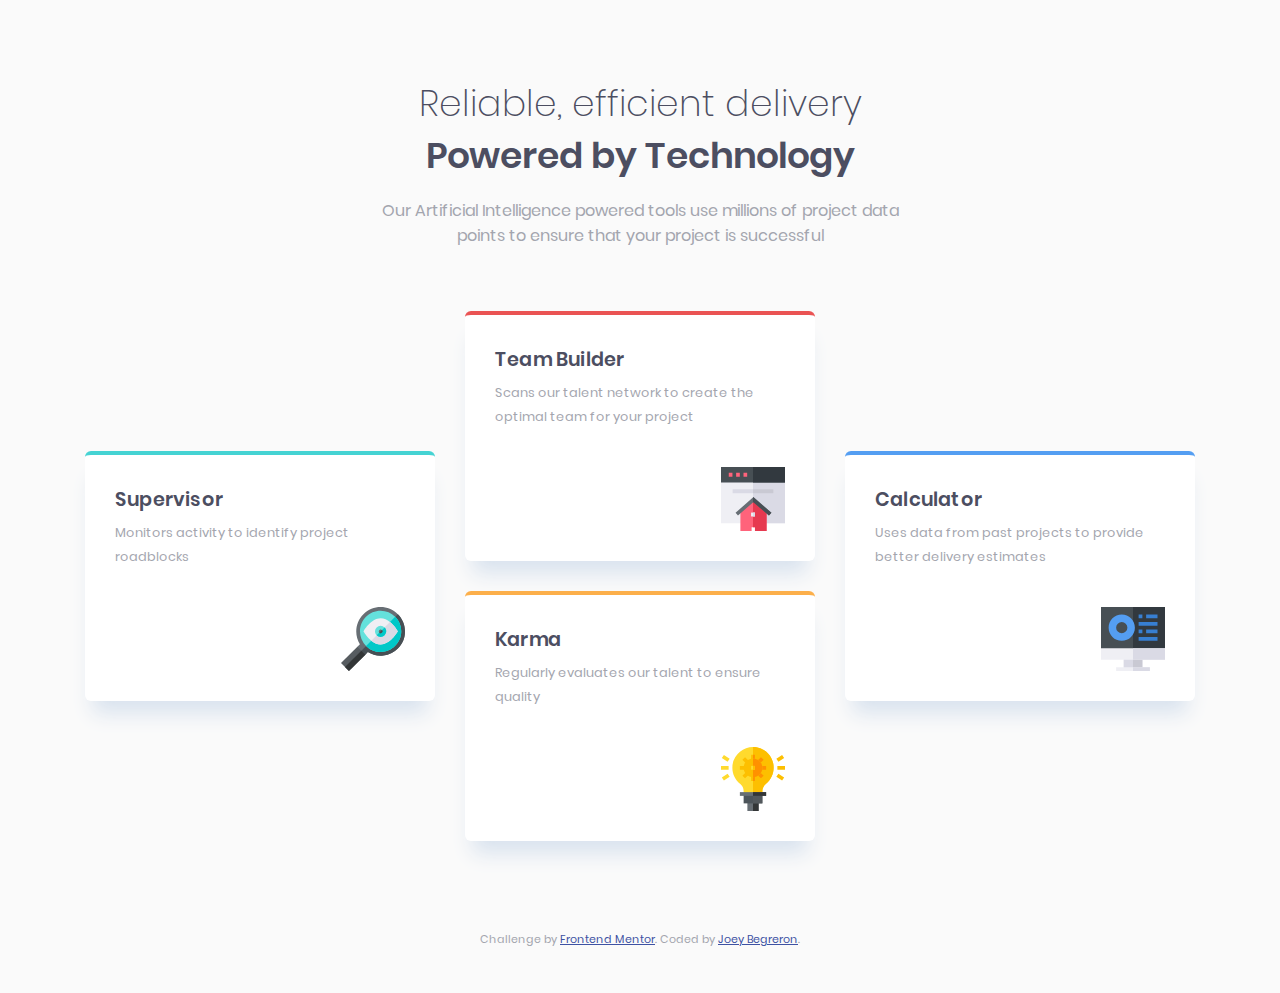
<file: index.html>
<!doctype html>
<!--[if lt IE 7]>      <html class="no-js lt-ie9 lt-ie8 lt-ie7" lang=""> <![endif]-->
<!--[if IE 7]>         <html class="no-js lt-ie9 lt-ie8" lang=""> <![endif]-->
<!--[if IE 8]>         <html class="no-js lt-ie9" lang=""> <![endif]-->
<!--[if gt IE 8]><!--> <html class="no-js" lang="en"> <!--<![endif]-->
<head>
  <meta charset="utf-8">
  <title>Frontend Mentor | Four card feature section</title>
  <meta name="viewport" content="width=device-width, initial-scale=1">
  <!-- favicon -->
  <link rel="icon" type="image/png" sizes="32x32" href="./images/favicon-32x32.png">
  <!-- end favicon -->
  <!-- fonts -->
	<link rel="preload" as="font" type="font/woff2" href="./fonts/poppins-v9-latin-200.woff2" crossorigin>  
	<link rel="preload" as="font" type="font/woff2" href="./fonts/poppins-v9-latin-regular.woff2" crossorigin>
	<link rel="preload" as="font" type="font/woff2" href="./fonts/poppins-v9-latin-600.woff2" crossorigin>
  <!-- end fonts -->
  <!-- styles -->
  <link href="./styles.css" rel="stylesheet">
  <!-- end styles -->
</head>
<body>
	<!--[if lt IE 8]>
		<p class="browserupgrade">You are using an <strong>outdated</strong> browser. Please <a href="http://browsehappy.com/">upgrade your browser</a> to improve your experience.</p>
  <![endif]-->
  <header>
    <h1>Reliable, efficient delivery <span><br></span><strong>Powered by Technology</strong></h1>
    <p>Our Artificial Intelligence powered tools use millions of project data <span><br></span>points to ensure that your project is successful</p>
  </header>
  <div class="container">
    <div class="col">
      <div class="card supervisor">
        <h2>Supervisor</h2>
        <p>Monitors activity to identify project roadblocks</p>
        <img src="./images/icon-supervisor.svg" alt="Supervisor Icon" aria-label="Supervisor Icon">
      </div>
    </div>
    <div class="col">
      <div class="card teambuilder">
        <h2>Team Builder</h2>
        <p>Scans our talent network to create the optimal team for your project</p>
        <img src="./images/icon-team-builder.svg" alt="Team Builder Icon" aria-label="Team Builder Icon">
      </div>
      <div class="card karma">
        <h2>Karma</h2>
        <p>Regularly evaluates our talent to ensure quality</p>
        <img src="./images/icon-karma.svg" alt="Karma Icon" aria-label="Karma Icon">
      </div>
    </div>
    <div class="col">
      <div class="card calculator">
        <h2>Calculator</h2>
        <p>Uses data from past projects to provide better delivery estimates</p>
        <img src="./images/icon-calculator.svg" alt="Calculator Icon" aria-label="Calculator Icon">
      </div>
    </div>
  </div>
  <footer>
    <p class="attribution">
      Challenge by <a href="//www.frontendmentor.io?ref=challenge" target="_blank" rel="noopener" aria-label="Frontend Mentor">Frontend Mentor</a>. 
      Coded by <a href="//joeybergeron.com" target="_blank" rel="noopener" aria-label="Joey Bergeron">Joey Begreron</a>.
    </p>
  </footer>
</body>
</html>
</file>
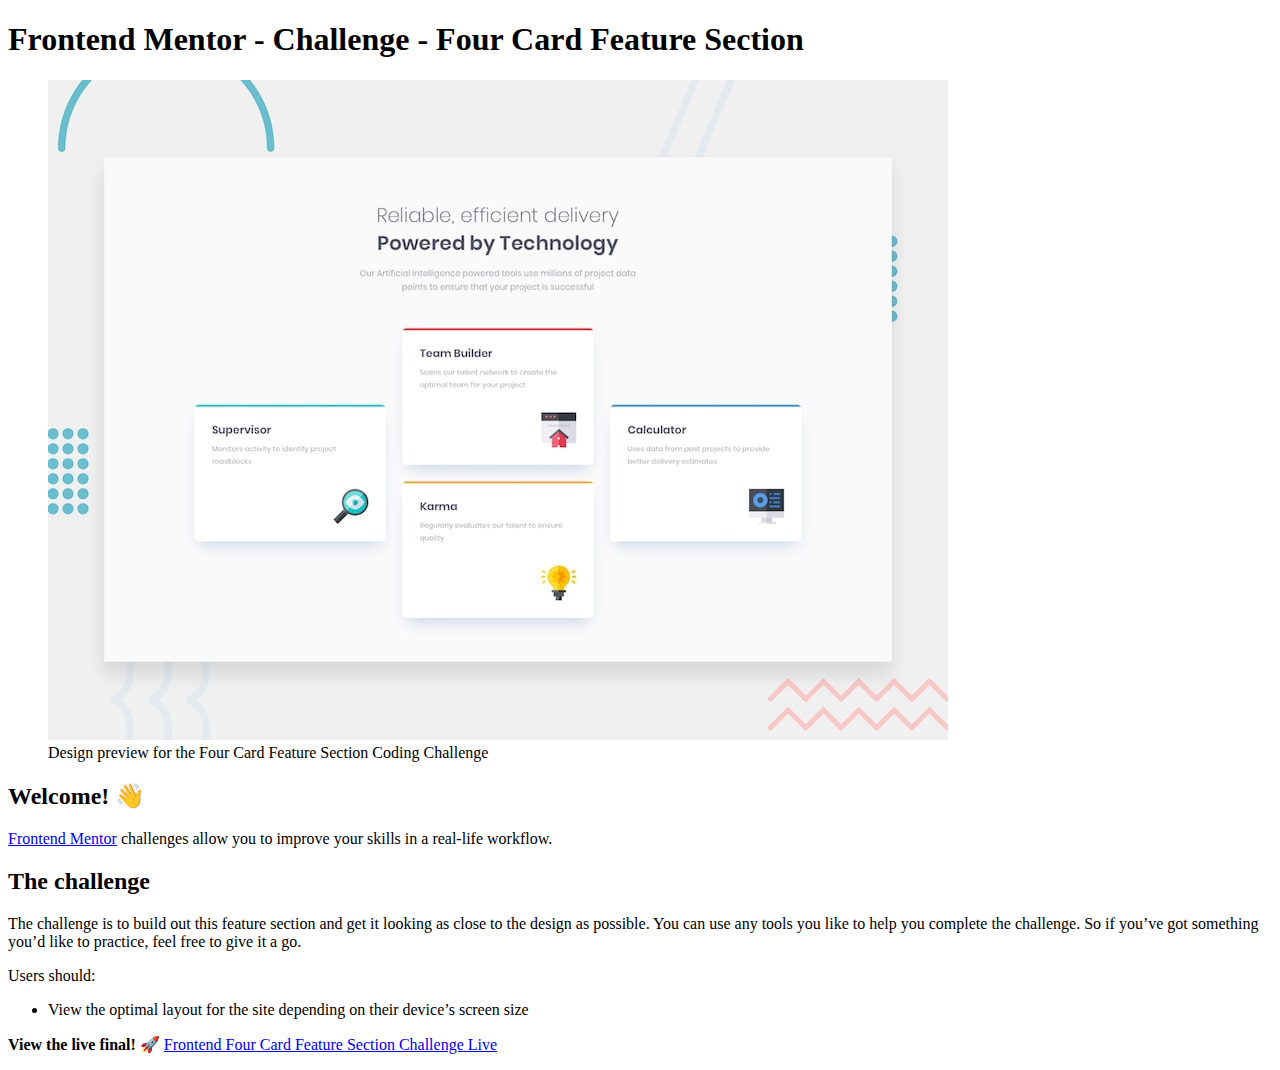
<file: README.html>
<!DOCTYPE html>
<html xmlns="http://www.w3.org/1999/xhtml" lang="en">
<head>
	<meta charset="utf-8"/>
</head>
<body>

<h1 id="frontendmentor-challenge-fourcardfeaturesection">Frontend Mentor - Challenge - Four Card Feature Section</h1>

<figure>
<img src="./design/desktop-preview.jpg" alt="Design preview for the Four Card Feature Section Coding Challenge" />
<figcaption>Design preview for the Four Card Feature Section Coding Challenge</figcaption>
</figure>

<h2 id="welcome👋">Welcome! 👋</h2>

<p><a href="https://www.frontendmentor.io">Frontend Mentor</a> challenges allow you to improve your skills in a real-life workflow.</p>

<h2 id="thechallenge">The challenge</h2>

<p>The challenge is to build out this feature section and get it looking as close to the design as possible.
You can use any tools you like to help you complete the challenge. So if you&#8217;ve got something you&#8217;d like to practice, feel free to give it a go.</p>

<p>Users should:</p>

<ul>
<li>View the optimal layout for the site depending on their device&#8217;s screen size</li>
</ul>

<p><strong>View the live final!</strong> 🚀
<a href="https://hopeful-tereshkova-b72d08.netlify.com/">Frontend Four Card Feature Section Challenge Live</a></p>

</body>
</html>
</file>
<file: styles.css>
*{margin:0;padding:0;box-sizing:border-box;font-size:100%;outline:0;-webkit-font-smoothing:antialiased;-moz-osx-font-smoothing:grayscale}body{width:100%;height:100%;padding-left:20px;padding-right:20px;font-family:'Poppins', sans-serif;font-size:15px;background-color:#fafafa}@font-face{font-family:'Poppins';font-style:normal;font-weight:200;src:local("Poppins ExtraLight"),local("Poppins-ExtraLight"),url("../fonts/poppins-v9-latin-200.woff2") format("woff2"),url("../fonts/poppins-v9-latin-200.woff") format("woff")}@font-face{font-family:'Poppins';font-style:normal;font-weight:400;src:local("Poppins Regular"),local("Poppins-Regular"),url("../fonts/poppins-v9-latin-regular.woff2") format("woff2"),url("../fonts/poppins-v9-latin-regular.woff") format("woff")}@font-face{font-family:'Poppins';font-style:normal;font-weight:600;src:local("Poppins SemiBold"),local("Poppins-SemiBold"),url("../fonts/poppins-v9-latin-600.woff2") format("woff2"),url("../fonts/poppins-v9-latin-600.woff") format("woff")}h1{font-size:2.25rem;font-weight:200;line-height:3.2rem;color:#4c4e61}h1 strong{font-weight:600}h2{font-size:1.2rem;letter-spacing:0.2px;color:#4c4e61}p{font-size:1rem;color:#a3a5ae;margin-top:1em}header{margin:4.9rem auto 3rem auto;text-align:center}header p{margin-top:1.1em}.container{display:-webkit-box;display:flex;-webkit-box-pack:justify;justify-content:space-between;flex-wrap:wrap;width:100%;max-width:1140px;margin:auto}.container .col{display:-webkit-box;display:flex;-webkit-box-orient:vertical;-webkit-box-direction:normal;flex-direction:column;-webkit-box-pack:center;justify-content:center;-webkit-box-align:center;align-items:center}.container .col .card{position:relative;display:-webkit-box;display:flex;-webkit-box-orient:vertical;-webkit-box-direction:normal;flex-direction:column;-webkit-box-pack:justify;justify-content:space-between;height:250px;width:350px;margin:15px;padding:2em;border-radius:6px;background-color:#fff;box-shadow:0px 20px 20px -8px #d8e2ee}.container .col .card p{font-size:0.8rem;line-height:1.45rem;margin-top:0.55em}.container .supervisor{border-top:4px solid #45d3d3}.container .teambuilder{border-top:4px solid #ea5353}.container .karma{border-top:4px solid #fcaf4a}.container .calculator{border-top:4px solid #549ef2}.container img{align-self:flex-end;margin-top:auto}footer{margin-top:5em;margin-bottom:3em}footer .attribution{font-size:11px;text-align:center}footer .attribution a{color:#3e52a3}@media screen and (max-width: 1180px){.container .col{width:100%}}@media screen and (max-width: 576px){header{margin-bottom:3.8rem}header h1{font-size:1.5rem;line-height:initial}header p span{display:none}.container .col .card{height:222px;width:311px;margin:12px}}
</file>
